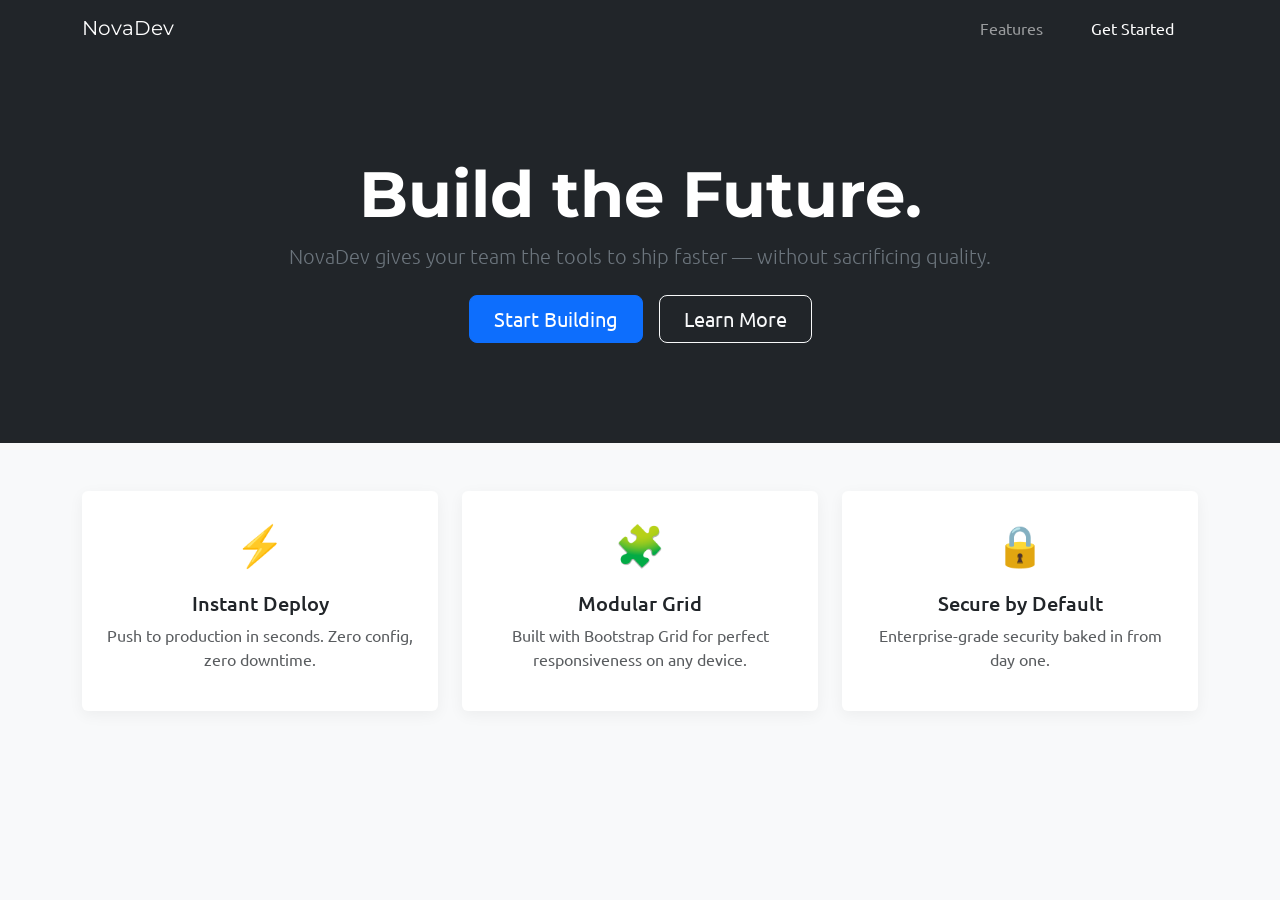
<file: modul-5/index.html>
<!DOCTYPE html>
<html lang="en">
<head>
    <meta charset="UTF-8">
    <meta name="viewport" content="width=device-width, initial-scale=1.0">
    <title>NovaDev — Build the Future</title>

    <link rel="stylesheet" href="css/bootstrap.min.css">

    <link href="https://fonts.googleapis.com/css2?family=Montserrat:wght@700&family=Ubuntu:wght@400&display=swap" rel="stylesheet">

    <style>
        body { font-family: 'Ubuntu', sans-serif; background-color: #f8f9fa; }
        h1, h2, .navbar-brand { font-family: 'Montserrat', sans-serif; }
        
        .hero { padding: 100px 0; background: #212529; color: white; }
        
        /* Hint Modul: CSS Transform */
        .feature-card { 
            transition: transform 0.3s; 
            border: none; 
            box-shadow: 0 4px 15px rgba(0,0,0,0.05);
        }
        .feature-card:hover { transform: scale(1.05); }
    </style>
</head>
<body>

    <nav class="navbar navbar-expand-lg navbar-dark bg-dark sticky-top">
        <div class="container">
            <a class="navbar-brand" href="#">Nova<span>Dev</span></a>
            <div class="collapse navbar-collapse" id="navbarNav">
                <ul class="navbar-nav ms-auto">
                    <li class="nav-item"><a class="nav-link" href="#features">Features</a></li>
                    <li class="nav-item"><a class="nav-link btn btn-primary text-white ms-lg-3 px-4" href="#">Get Started</a></li>
                </ul>
            </div>
        </div>
    </nav>

    <header class="hero text-center">
        <div class="container">
            <h1 class="display-3 fw-bold">Build the Future.</h1>
            <p class="lead mb-4 text-secondary">NovaDev gives your team the tools to ship faster — without sacrificing quality.</p>
            <div class="d-flex justify-content-center gap-3">
                <button class="btn btn-primary btn-lg px-4">Start Building</button>
                <button class="btn btn-outline-light btn-lg px-4">Learn More</button>
            </div>
        </div>
    </header>

    <section id="features" class="py-5">
        <div class="container">
            <div class="row g-4 text-center">
                <div class="col-md-4">
                    <div class="card feature-card h-100 p-4">
                        <div class="fs-1 mb-3">⚡</div>
                        <h5>Instant Deploy</h5>
                        <p class="text-muted">Push to production in seconds. Zero config, zero downtime.</p>
                    </div>
                </div>
                <div class="col-md-4">
                    <div class="card feature-card h-100 p-4">
                        <div class="fs-1 mb-3">🧩</div>
                        <h5>Modular Grid</h5>
                        <p class="text-muted">Built with Bootstrap Grid for perfect responsiveness on any device.</p>
                    </div>
                </div>
                <div class="col-md-4">
                    <div class="card feature-card h-100 p-4">
                        <div class="fs-1 mb-3">🔒</div>
                        <h5>Secure by Default</h5>
                        <p class="text-muted">Enterprise-grade security baked in from day one.</p>
                    </div>
                </div>
            </div>
        </div>
    </section>

    <script src="js/bootstrap.bundle.min.js"></script>
</body>
</html>
</file>
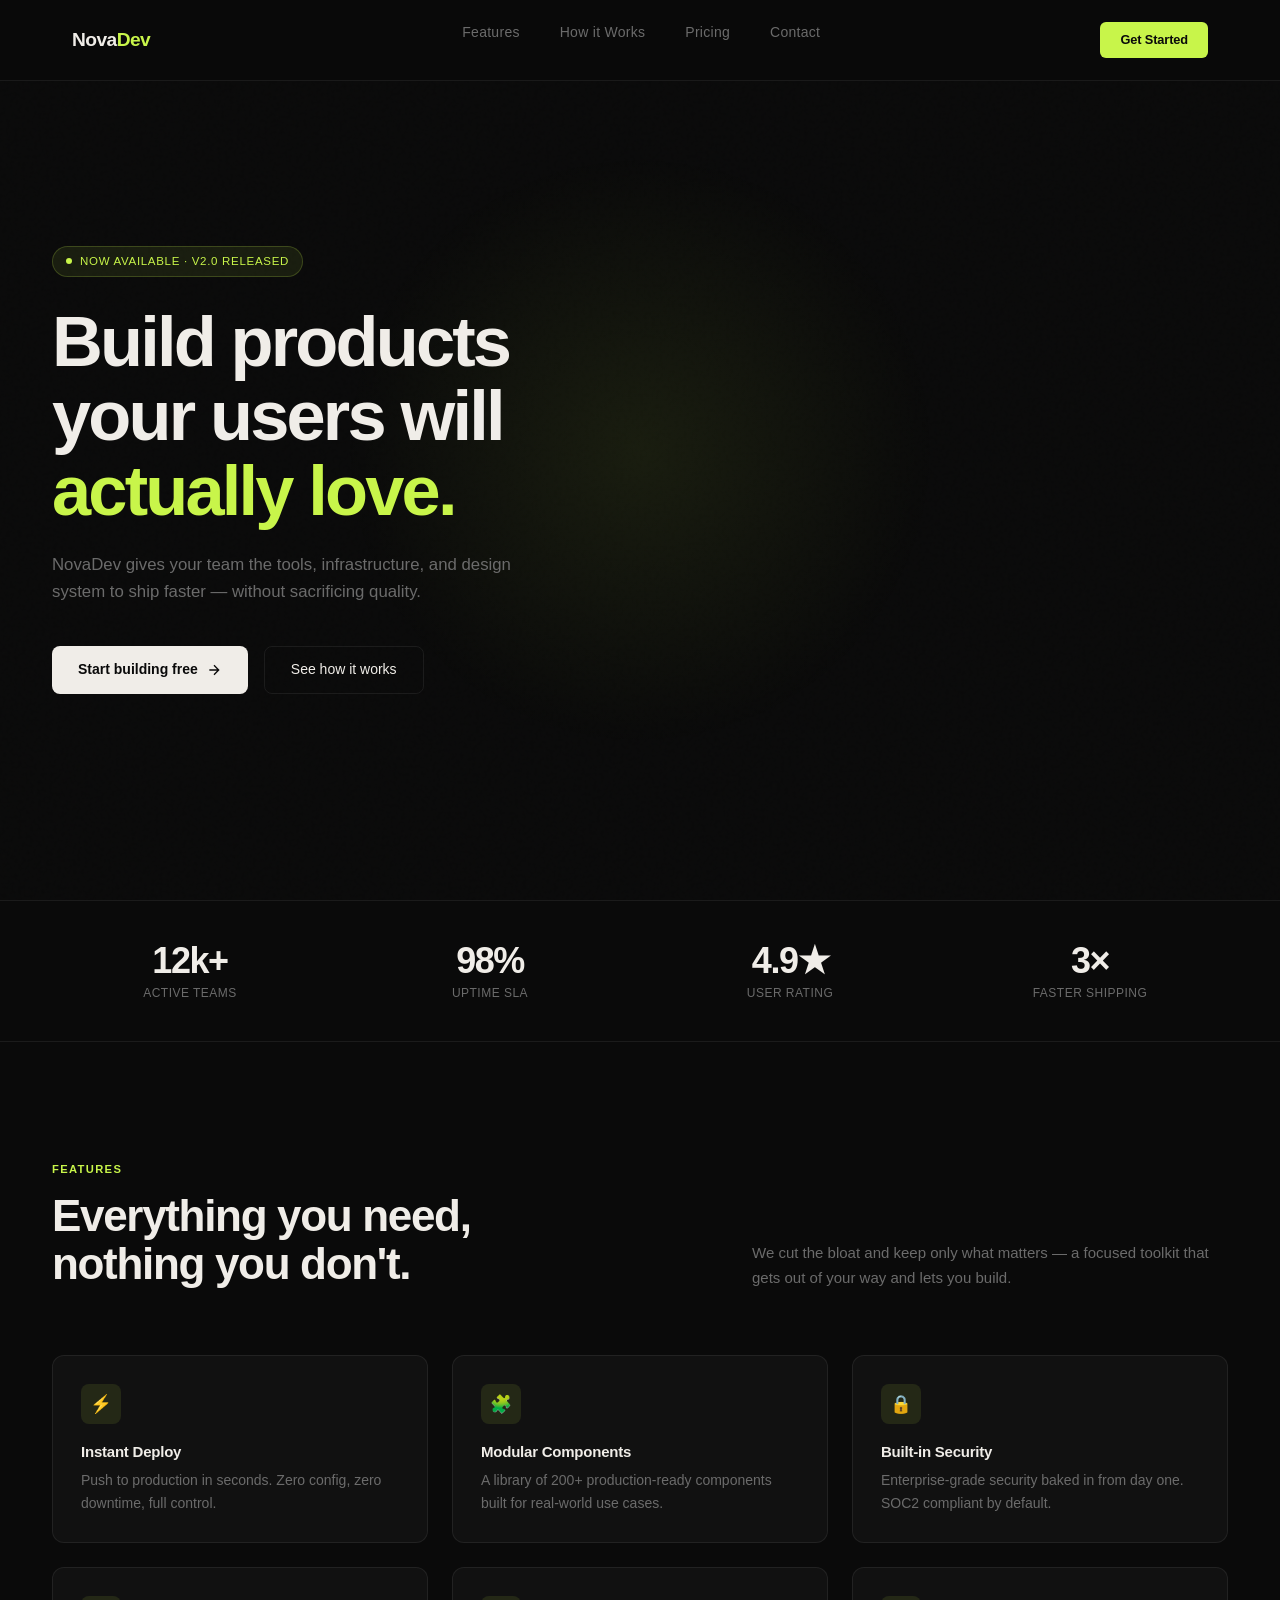
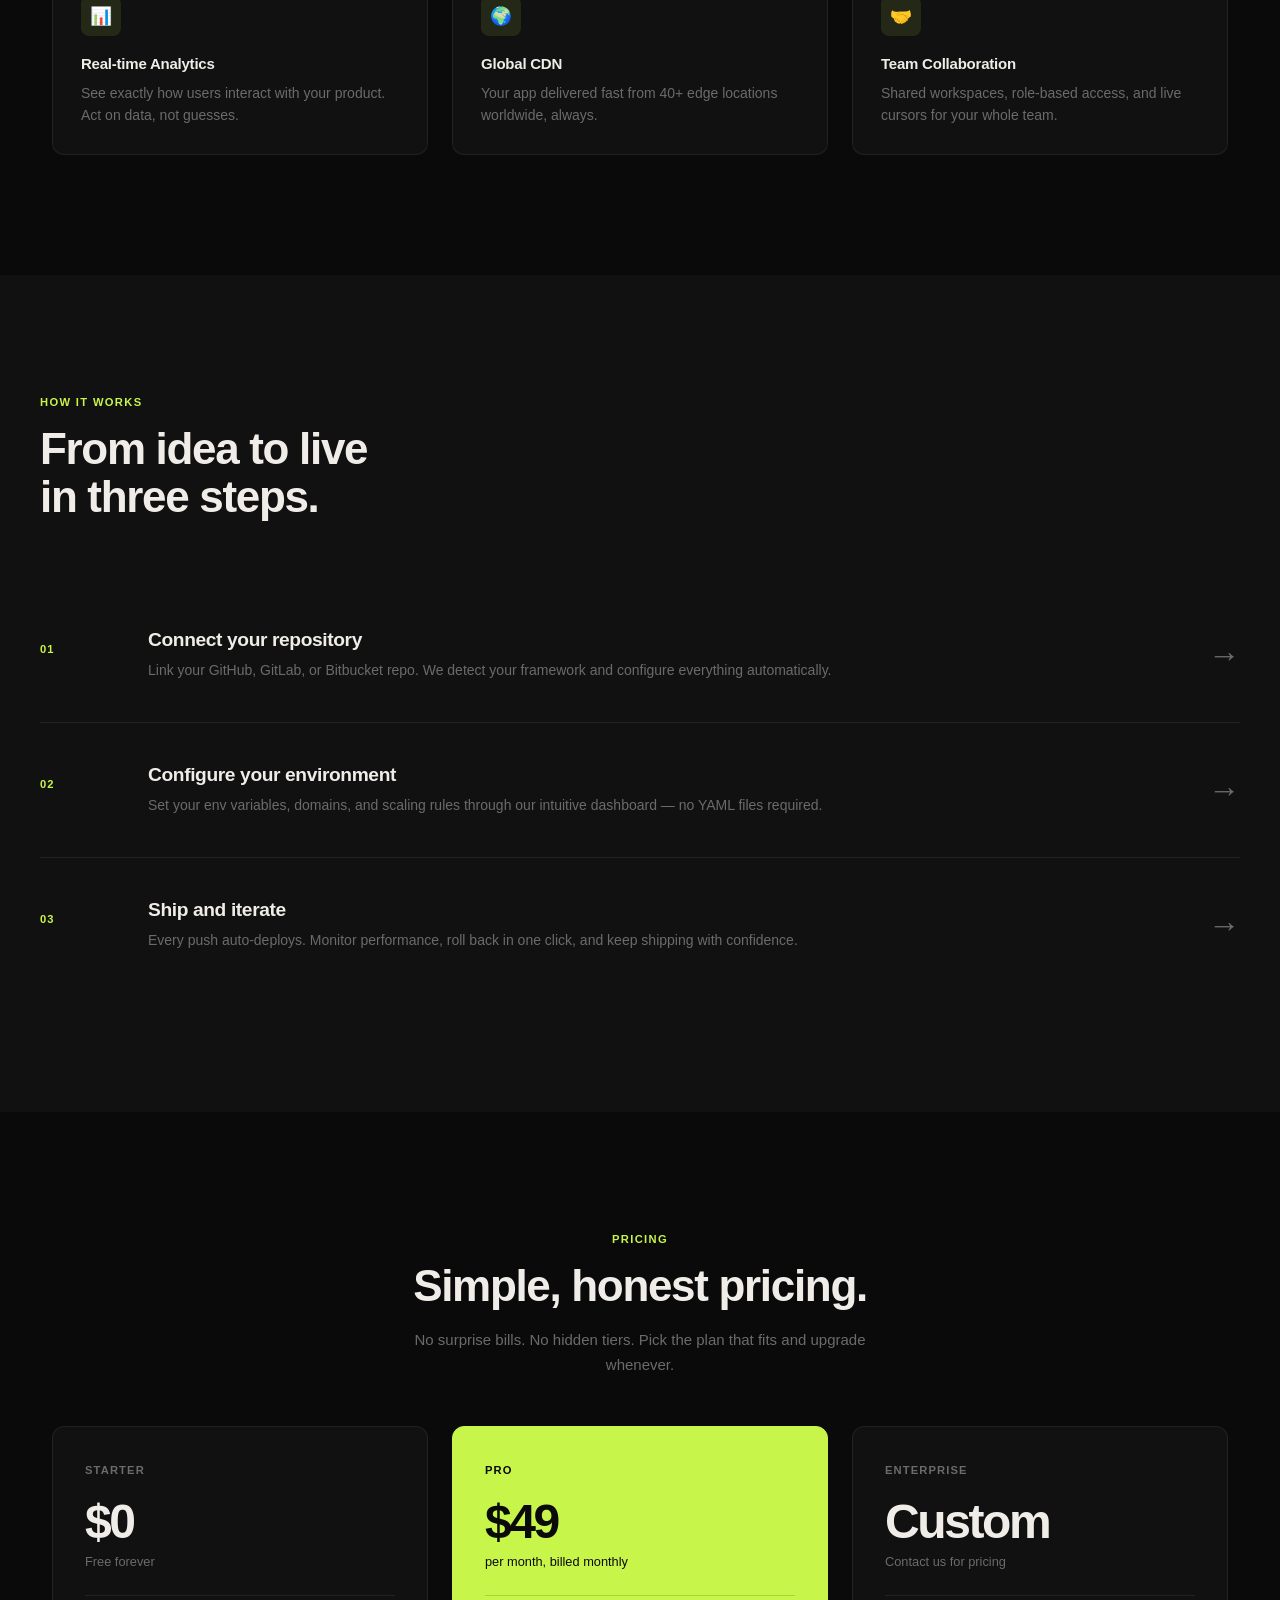
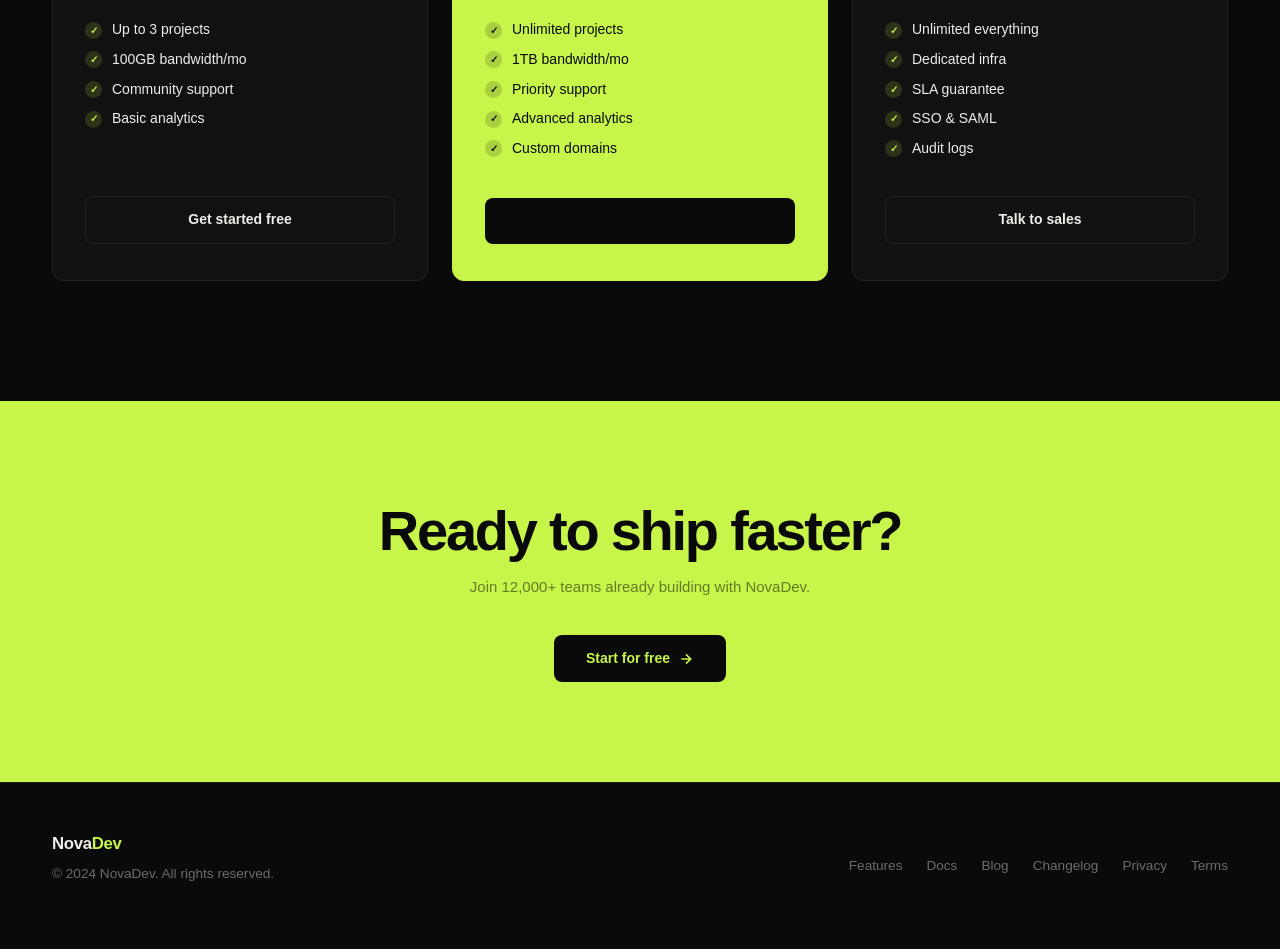
<file: Modul_5/index.html>
<!DOCTYPE html>
<html lang="en">
<head>
  <meta charset="UTF-8" />
  <meta name="viewport" content="width=device-width, initial-scale=1.0"/>
  <title>NovaDev — Build the Future</title>

  <!-- Bootstrap CSS -->
  <link href="https://cdn.jsdelivr.net/npm/bootstrap@5.3.3/dist/css/bootstrap.min.css" rel="stylesheet"/>

  <style>
    :root {
      --bg: #0a0a0a;
      --surface: #111111;
      --border: rgba(255,255,255,0.07);
      --text: #f0ede8;
      --muted: #6b6b6b;
      --accent: #c8f54a;
      --sf: -apple-system, "SF Pro Display", "SF Pro Text", BlinkMacSystemFont, "Helvetica Neue", Arial, sans-serif;
    }

    * { box-sizing: border-box; margin: 0; padding: 0; }

    html { scroll-behavior: smooth; }

    body {
      background-color: var(--bg);
      color: var(--text);
      font-family: var(--sf);
      font-weight: 400;
      font-size: 16px;
      line-height: 1.5;
      overflow-x: hidden;
      -webkit-font-smoothing: antialiased;
      -moz-osx-font-smoothing: grayscale;
    }

    h1, h2, h3, h4, h5 {
      font-family: var(--sf);
      line-height: 1.08;
      letter-spacing: -0.025em;
    }

    /* ─── NOISE OVERLAY ─── */
    body::before {
      content: '';
      position: fixed;
      inset: 0;
      background-image: url("data:image/svg+xml,%3Csvg viewBox='0 0 256 256' xmlns='http://www.w3.org/2000/svg'%3E%3Cfilter id='noise'%3E%3CfeTurbulence type='fractalNoise' baseFrequency='0.9' numOctaves='4' stitchTiles='stitch'/%3E%3C/filter%3E%3Crect width='100%25' height='100%25' filter='url(%23noise)' opacity='0.04'/%3E%3C/svg%3E");
      pointer-events: none;
      z-index: 0;
      opacity: 0.4;
    }

    /* ─── NAVBAR ─── */
    nav {
      position: fixed;
      top: 0; left: 0; right: 0;
      z-index: 100;
      padding: 20px 0;
      background: rgba(10,10,10,0.85);
      backdrop-filter: blur(12px);
      border-bottom: 1px solid var(--border);
    }

    .nav-inner {
      display: flex;
      align-items: center;
      justify-content: space-between;
      max-width: 1200px;
      margin: 0 auto;
      padding: 0 32px;
    }

    .logo {
      font-family: var(--sf);
      font-weight: 800;
      font-size: 1.2rem;
      color: var(--text);
      text-decoration: none;
      letter-spacing: -0.03em;
    }

    .logo span { color: var(--accent); }

    .nav-links {
      display: flex;
      gap: 40px;
      list-style: none;
    }

    .nav-links a {
      color: var(--muted);
      text-decoration: none;
      font-size: 0.875rem;
      letter-spacing: 0.02em;
      transition: color 0.2s;
    }

    .nav-links a:hover { color: var(--text); }

    .btn-nav {
      background: var(--accent);
      color: #0a0a0a;
      border: none;
      padding: 9px 20px;
      font-family: var(--sf);
      font-weight: 600;
      font-size: 0.8rem;
      letter-spacing: -0.01em;
      border-radius: 6px;
      cursor: pointer;
      text-decoration: none;
      transition: opacity 0.2s;
      line-height: 1.4;
    }

    .btn-nav:hover { opacity: 0.85; color: #0a0a0a; }

    /* ─── HERO ─── */
    #hero {
      min-height: 100vh;
      display: flex;
      align-items: center;
      padding: 120px 0 80px;
      position: relative;
      overflow: hidden;
    }

    .hero-glow {
      position: absolute;
      width: 600px; height: 600px;
      border-radius: 50%;
      background: radial-gradient(circle, rgba(200,245,74,0.08) 0%, transparent 70%);
      top: 50%; left: 50%;
      transform: translate(-50%, -50%);
      pointer-events: none;
    }

    .hero-tag {
      display: inline-flex;
      align-items: center;
      gap: 8px;
      background: rgba(200,245,74,0.08);
      border: 1px solid rgba(200,245,74,0.2);
      color: var(--accent);
      padding: 5px 13px;
      border-radius: 100px;
      font-size: 0.72rem;
      letter-spacing: 0.06em;
      text-transform: uppercase;
      font-weight: 500;
      margin-bottom: 28px;
      line-height: 1.6;
    }

    .hero-tag::before {
      content: '';
      width: 6px; height: 6px;
      background: var(--accent);
      border-radius: 50%;
      animation: pulse 2s infinite;
    }

    @keyframes pulse {
      0%,100% { opacity: 1; }
      50% { opacity: 0.3; }
    }

    .hero-title {
      font-size: clamp(2.6rem, 5.5vw, 5rem);
      font-weight: 700;
      line-height: 1.06;
      letter-spacing: -0.04em;
      margin-bottom: 24px;
    }

    .hero-title em {
      font-style: normal;
      color: var(--accent);
    }

    .hero-sub {
      font-size: 1.05rem;
      color: var(--muted);
      line-height: 1.6;
      max-width: 460px;
      margin-bottom: 40px;
      font-weight: 400;
    }

    .btn-primary-custom {
      display: inline-flex;
      align-items: center;
      gap: 8px;
      background: var(--text);
      color: var(--bg);
      padding: 13px 26px;
      border-radius: 8px;
      font-family: var(--sf);
      font-weight: 600;
      font-size: 0.875rem;
      line-height: 1.4;
      text-decoration: none;
      transition: all 0.2s;
      border: none;
    }

    .btn-primary-custom:hover {
      background: var(--accent);
      color: var(--bg);
      transform: translateY(-2px);
    }

    .btn-ghost {
      display: inline-flex;
      align-items: center;
      gap: 8px;
      background: transparent;
      color: var(--text);
      padding: 13px 26px;
      border-radius: 8px;
      font-family: var(--sf);
      font-weight: 500;
      font-size: 0.875rem;
      line-height: 1.4;
      text-decoration: none;
      border: 1px solid var(--border);
      transition: all 0.2s;
    }

    .btn-ghost:hover {
      border-color: rgba(255,255,255,0.2);
      color: var(--text);
    }

    /* ─── STATS BAR ─── */
    .stats-bar {
      border-top: 1px solid var(--border);
      border-bottom: 1px solid var(--border);
      padding: 40px 0;
    }

    .stat-item { text-align: center; }

    .stat-number {
      font-family: var(--sf);
      font-size: 2.25rem;
      font-weight: 700;
      color: var(--text);
      letter-spacing: -0.04em;
      display: block;
      line-height: 1.1;
    }

    .stat-label {
      font-size: 0.75rem;
      color: var(--muted);
      letter-spacing: 0.04em;
      text-transform: uppercase;
      margin-top: 4px;
      display: block;
      line-height: 1.4;
    }

    /* ─── SECTION BASE ─── */
    .section { padding: 120px 0; }
    .section-label {
      font-size: 0.7rem;
      letter-spacing: 0.12em;
      text-transform: uppercase;
      color: var(--accent);
      font-weight: 600;
      margin-bottom: 14px;
      line-height: 1.4;
    }

    .section-title {
      font-size: clamp(1.9rem, 3.5vw, 2.75rem);
      font-weight: 700;
      letter-spacing: -0.03em;
      line-height: 1.1;
      margin-bottom: 18px;
    }

    .section-desc {
      color: var(--muted);
      font-size: 0.9375rem;
      line-height: 1.65;
      max-width: 500px;
    }

    /* ─── FEATURES ─── */
    .feature-card {
      background: var(--surface);
      border: 1px solid var(--border);
      border-radius: 12px;
      padding: 28px;
      height: 100%;
      transition: border-color 0.3s, transform 0.3s;
      position: relative;
      overflow: hidden;
      display: flex;
      flex-direction: column;
    }

    .feature-card::before {
      content: '';
      position: absolute;
      top: 0; left: 0; right: 0;
      height: 1px;
      background: linear-gradient(90deg, transparent, var(--accent), transparent);
      opacity: 0;
      transition: opacity 0.3s;
    }

    .feature-card:hover {
      border-color: rgba(200,245,74,0.2);
      transform: translateY(-3px);
    }

    .feature-card:hover::before { opacity: 1; }

    .feature-icon {
      width: 40px; height: 40px;
      background: rgba(200,245,74,0.1);
      border-radius: 8px;
      display: flex;
      align-items: center;
      justify-content: center;
      margin-bottom: 18px;
      font-size: 1.1rem;
      flex-shrink: 0;
    }

    .feature-card h5 {
      font-size: 0.9375rem;
      font-weight: 600;
      margin-bottom: 8px;
      color: var(--text);
      line-height: 1.3;
      letter-spacing: -0.015em;
    }

    .feature-card p {
      font-size: 0.875rem;
      color: var(--muted);
      line-height: 1.6;
      margin: 0;
    }

    /* ─── HOW IT WORKS ─── */
    #how { background: var(--surface); }

    .step-number {
      font-family: var(--sf);
      font-size: 0.7rem;
      color: var(--accent);
      letter-spacing: 0.1em;
      font-weight: 600;
      margin-bottom: 10px;
      line-height: 1.4;
    }

    .step-row {
      border-bottom: 1px solid var(--border);
      padding: 40px 0;
      display: flex;
      align-items: center;
      gap: 48px;
      transition: background 0.2s;
    }

    .step-row:last-child { border-bottom: none; }
    .step-row:hover { background: rgba(200,245,74,0.02); }

    .step-title {
      font-family: var(--sf);
      font-size: 1.2rem;
      font-weight: 600;
      color: var(--text);
      margin-bottom: 6px;
      line-height: 1.3;
      letter-spacing: -0.02em;
    }

    .step-desc {
      font-size: 0.875rem;
      color: var(--muted);
      line-height: 1.65;
      margin: 0;
    }

    /* ─── PRICING ─── */
    .price-card {
      background: var(--surface);
      border: 1px solid var(--border);
      border-radius: 12px;
      padding: 36px 32px;
      height: 100%;
      display: flex;
      flex-direction: column;
    }

    .price-card.featured {
      background: var(--accent);
      border-color: var(--accent);
    }

    .price-card.featured * { color: #0a0a0a !important; }

    .price-name {
      font-size: 0.7rem;
      letter-spacing: 0.1em;
      text-transform: uppercase;
      color: var(--muted);
      font-weight: 600;
      margin-bottom: 20px;
      line-height: 1.4;
    }

    .price-amount {
      font-family: var(--sf);
      font-size: 3rem;
      font-weight: 700;
      letter-spacing: -0.05em;
      line-height: 1;
      margin-bottom: 6px;
    }

    .price-period {
      font-size: 0.8rem;
      color: var(--muted);
      margin-bottom: 0;
      line-height: 1.5;
    }

    .price-divider {
      height: 1px;
      background: var(--border);
      margin: 24px 0;
    }

    .price-card.featured .price-divider { background: rgba(0,0,0,0.15); }

    .price-features { flex: 1; }

    .price-feature {
      display: flex;
      align-items: center;
      gap: 10px;
      font-size: 0.875rem;
      color: var(--text);
      margin-bottom: 10px;
      line-height: 1.4;
    }

    .price-feature::before {
      content: '✓';
      width: 17px; height: 17px;
      background: rgba(200,245,74,0.15);
      color: var(--accent);
      border-radius: 50%;
      display: inline-flex;
      align-items: center;
      justify-content: center;
      font-size: 0.6rem;
      font-weight: 700;
      flex-shrink: 0;
    }

    .price-card.featured .price-feature::before {
      background: rgba(0,0,0,0.15);
      color: #0a0a0a;
    }

    .btn-price {
      display: block;
      width: 100%;
      text-align: center;
      padding: 13px;
      border-radius: 8px;
      font-family: var(--sf);
      font-weight: 600;
      font-size: 0.875rem;
      line-height: 1.4;
      text-decoration: none;
      margin-top: 28px;
      transition: all 0.2s;
    }

    .btn-price-outline {
      border: 1px solid var(--border);
      color: var(--text);
    }

    .btn-price-outline:hover {
      border-color: rgba(255,255,255,0.25);
      color: var(--text);
    }

    .btn-price-dark {
      background: #0a0a0a;
      color: var(--accent) !important;
      border: none;
    }

    .btn-price-dark:hover { opacity: 0.85; }

    /* ─── CTA ─── */
    #cta {
      background: var(--accent);
      padding: 100px 0;
      text-align: center;
    }

    #cta h2 {
      font-size: clamp(2.2rem, 4.5vw, 3.5rem);
      font-weight: 700;
      color: #0a0a0a;
      letter-spacing: -0.04em;
      line-height: 1.08;
      margin-bottom: 14px;
    }

    #cta p {
      color: rgba(0,0,0,0.5);
      font-size: 0.9375rem;
      line-height: 1.55;
      margin-bottom: 36px;
    }

    .btn-cta-dark {
      display: inline-flex;
      align-items: center;
      gap: 8px;
      background: #0a0a0a;
      color: var(--accent);
      padding: 14px 32px;
      border-radius: 8px;
      font-family: var(--sf);
      font-weight: 600;
      font-size: 0.875rem;
      line-height: 1.4;
      text-decoration: none;
      transition: opacity 0.2s;
    }

    .btn-cta-dark:hover { opacity: 0.82; color: var(--accent); }

    /* ─── FOOTER ─── */
    footer {
      border-top: 1px solid var(--border);
      padding: 48px 0;
    }

    .footer-logo {
      font-family: var(--sf);
      font-weight: 700;
      font-size: 1.05rem;
      color: var(--text);
      margin-bottom: 8px;
      letter-spacing: -0.02em;
    }

    .footer-logo span { color: var(--accent); }
    footer p { font-size: 0.85rem; color: var(--muted); }
    .footer-links a {
      color: var(--muted);
      text-decoration: none;
      font-size: 0.85rem;
      transition: color 0.2s;
    }
    .footer-links a:hover { color: var(--text); }

    /* ─── ANIMATIONS ─── */
    .fade-up {
      opacity: 0;
      transform: translateY(30px);
      animation: fadeUp 0.7s ease forwards;
    }

    @keyframes fadeUp {
      to { opacity: 1; transform: translateY(0); }
    }

    .delay-1 { animation-delay: 0.1s; }
    .delay-2 { animation-delay: 0.2s; }
    .delay-3 { animation-delay: 0.35s; }
    .delay-4 { animation-delay: 0.5s; }

    /* ─── RESPONSIVE ─── */
    @media (max-width: 768px) {
      .nav-links { display: none; }
      .step-row { flex-direction: column; gap: 16px; }
    }
  </style>
</head>
<body>

  <!-- NAVBAR -->
  <nav>
    <div class="nav-inner">
      <a class="logo" href="#">Nova<span>Dev</span></a>
      <ul class="nav-links">
        <li><a href="#features">Features</a></li>
        <li><a href="#how">How it Works</a></li>
        <li><a href="#pricing">Pricing</a></li>
        <li><a href="#contact">Contact</a></li>
      </ul>
      <a href="#pricing" class="btn-nav">Get Started</a>
    </div>
  </nav>

  <!-- HERO -->
  <section id="hero">
    <div class="hero-glow"></div>
    <div class="container" style="max-width:1200px; position:relative; z-index:1;">
      <div class="row align-items-center">
        <div class="col-lg-8">
          <div class="hero-tag fade-up">Now available · v2.0 Released</div>
          <h1 class="hero-title fade-up delay-1">
            Build products<br>your users will<br><em>actually love.</em>
          </h1>
          <p class="hero-sub fade-up delay-2">
            NovaDev gives your team the tools, infrastructure,
            and design system to ship faster — without sacrificing quality.
          </p>
          <div class="d-flex gap-3 flex-wrap fade-up delay-3">
            <a href="#pricing" class="btn-primary-custom">
              Start building free
              <svg width="16" height="16" viewBox="0 0 24 24" fill="none" stroke="currentColor" stroke-width="2"><path d="M5 12h14M12 5l7 7-7 7"/></svg>
            </a>
            <a href="#how" class="btn-ghost">See how it works</a>
          </div>
        </div>
      </div>
    </div>
  </section>

  <!-- STATS BAR -->
  <div class="stats-bar">
    <div class="container" style="max-width:1200px;">
      <div class="row g-4">
        <div class="col-6 col-md-3">
          <div class="stat-item">
            <span class="stat-number">12k+</span>
            <span class="stat-label">Active Teams</span>
          </div>
        </div>
        <div class="col-6 col-md-3">
          <div class="stat-item">
            <span class="stat-number">98%</span>
            <span class="stat-label">Uptime SLA</span>
          </div>
        </div>
        <div class="col-6 col-md-3">
          <div class="stat-item">
            <span class="stat-number">4.9★</span>
            <span class="stat-label">User Rating</span>
          </div>
        </div>
        <div class="col-6 col-md-3">
          <div class="stat-item">
            <span class="stat-number">3×</span>
            <span class="stat-label">Faster Shipping</span>
          </div>
        </div>
      </div>
    </div>
  </div>

  <!-- FEATURES -->
  <section id="features" class="section">
    <div class="container" style="max-width:1200px;">
      <div class="row mb-5">
        <div class="col-lg-6">
          <p class="section-label">Features</p>
          <h2 class="section-title">Everything you need,<br>nothing you don't.</h2>
        </div>
        <div class="col-lg-5 offset-lg-1 d-flex align-items-end">
          <p class="section-desc">
            We cut the bloat and keep only what matters — a focused toolkit
            that gets out of your way and lets you build.
          </p>
        </div>
      </div>
      <div class="row g-4">
        <div class="col-md-4">
          <div class="feature-card">
            <div class="feature-icon">⚡</div>
            <h5>Instant Deploy</h5>
            <p>Push to production in seconds. Zero config, zero downtime, full control.</p>
          </div>
        </div>
        <div class="col-md-4">
          <div class="feature-card">
            <div class="feature-icon">🧩</div>
            <h5>Modular Components</h5>
            <p>A library of 200+ production-ready components built for real-world use cases.</p>
          </div>
        </div>
        <div class="col-md-4">
          <div class="feature-card">
            <div class="feature-icon">🔒</div>
            <h5>Built-in Security</h5>
            <p>Enterprise-grade security baked in from day one. SOC2 compliant by default.</p>
          </div>
        </div>
        <div class="col-md-4">
          <div class="feature-card">
            <div class="feature-icon">📊</div>
            <h5>Real-time Analytics</h5>
            <p>See exactly how users interact with your product. Act on data, not guesses.</p>
          </div>
        </div>
        <div class="col-md-4">
          <div class="feature-card">
            <div class="feature-icon">🌍</div>
            <h5>Global CDN</h5>
            <p>Your app delivered fast from 40+ edge locations worldwide, always.</p>
          </div>
        </div>
        <div class="col-md-4">
          <div class="feature-card">
            <div class="feature-icon">🤝</div>
            <h5>Team Collaboration</h5>
            <p>Shared workspaces, role-based access, and live cursors for your whole team.</p>
          </div>
        </div>
      </div>
    </div>
  </section>

  <!-- HOW IT WORKS -->
  <section id="how">
    <div class="container section" style="max-width:1200px;">
      <div class="row mb-5">
        <div class="col-lg-6">
          <p class="section-label">How it Works</p>
          <h2 class="section-title">From idea to live<br>in three steps.</h2>
        </div>
      </div>
      <div>
        <div class="step-row">
          <div style="min-width:60px;">
            <p class="step-number">01</p>
          </div>
          <div style="flex:1;">
            <p class="step-title">Connect your repository</p>
            <p class="step-desc">Link your GitHub, GitLab, or Bitbucket repo. We detect your framework and configure everything automatically.</p>
          </div>
          <div class="d-none d-md-block" style="color: var(--muted); font-size: 2rem;">→</div>
        </div>
        <div class="step-row">
          <div style="min-width:60px;">
            <p class="step-number">02</p>
          </div>
          <div style="flex:1;">
            <p class="step-title">Configure your environment</p>
            <p class="step-desc">Set your env variables, domains, and scaling rules through our intuitive dashboard — no YAML files required.</p>
          </div>
          <div class="d-none d-md-block" style="color: var(--muted); font-size: 2rem;">→</div>
        </div>
        <div class="step-row">
          <div style="min-width:60px;">
            <p class="step-number">03</p>
          </div>
          <div style="flex:1;">
            <p class="step-title">Ship and iterate</p>
            <p class="step-desc">Every push auto-deploys. Monitor performance, roll back in one click, and keep shipping with confidence.</p>
          </div>
          <div class="d-none d-md-block" style="color: var(--muted); font-size: 2rem;">→</div>
        </div>
      </div>
    </div>
  </section>

  <!-- PRICING -->
  <section id="pricing" class="section">
    <div class="container" style="max-width:1200px;">
      <div class="text-center mb-5">
        <p class="section-label">Pricing</p>
        <h2 class="section-title">Simple, honest pricing.</h2>
        <p class="section-desc mx-auto text-center">No surprise bills. No hidden tiers. Pick the plan that fits and upgrade whenever.</p>
      </div>
      <div class="row g-4 justify-content-center">
        <!-- Starter -->
        <div class="col-md-4">
          <div class="price-card">
            <p class="price-name">Starter</p>
            <p class="price-amount">$0</p>
            <p class="price-period">Free forever</p>
            <div class="price-divider"></div>
            <div class="price-features">
              <p class="price-feature">Up to 3 projects</p>
              <p class="price-feature">100GB bandwidth/mo</p>
              <p class="price-feature">Community support</p>
              <p class="price-feature">Basic analytics</p>
            </div>
            <a href="#" class="btn-price btn-price-outline">Get started free</a>
          </div>
        </div>
        <!-- Pro (featured) -->
        <div class="col-md-4">
          <div class="price-card featured">
            <p class="price-name">Pro</p>
            <p class="price-amount">$49</p>
            <p class="price-period">per month, billed monthly</p>
            <div class="price-divider"></div>
            <div class="price-features">
              <p class="price-feature">Unlimited projects</p>
              <p class="price-feature">1TB bandwidth/mo</p>
              <p class="price-feature">Priority support</p>
              <p class="price-feature">Advanced analytics</p>
              <p class="price-feature">Custom domains</p>
            </div>
            <a href="#" class="btn-price btn-price-dark">Start Pro trial</a>
          </div>
        </div>
        <!-- Enterprise -->
        <div class="col-md-4">
          <div class="price-card">
            <p class="price-name">Enterprise</p>
            <p class="price-amount">Custom</p>
            <p class="price-period">Contact us for pricing</p>
            <div class="price-divider"></div>
            <p class="price-feature">Unlimited everything</p>
            <p class="price-feature">Dedicated infra</p>
            <p class="price-feature">SLA guarantee</p>
            <p class="price-feature">SSO & SAML</p>
            <p class="price-feature">Audit logs</p>
            <a href="#" class="btn-price btn-price-outline">Talk to sales</a>
          </div>
        </div>
      </div>
    </div>
  </section>

  <!-- CTA -->
  <section id="cta">
    <div class="container" style="max-width:1200px;">
      <h2>Ready to ship faster?</h2>
      <p>Join 12,000+ teams already building with NovaDev.</p>
      <a href="#" class="btn-cta-dark">
        Start for free
        <svg width="16" height="16" viewBox="0 0 24 24" fill="none" stroke="currentColor" stroke-width="2.5"><path d="M5 12h14M12 5l7 7-7 7"/></svg>
      </a>
    </div>
  </section>

  <!-- FOOTER -->
  <footer id="contact">
    <div class="container" style="max-width:1200px;">
      <div class="row align-items-center">
        <div class="col-md-4">
          <div class="footer-logo">Nova<span>Dev</span></div>
          <p>© 2024 NovaDev. All rights reserved.</p>
        </div>
        <div class="col-md-8">
          <div class="footer-links d-flex gap-4 justify-content-md-end flex-wrap mt-3 mt-md-0">
            <a href="#">Features</a>
            <a href="#">Docs</a>
            <a href="#">Blog</a>
            <a href="#">Changelog</a>
            <a href="#">Privacy</a>
            <a href="#">Terms</a>
          </div>
        </div>
      </div>
    </div>
  </footer>

  <!-- Bootstrap JS -->
  <script src="https://cdn.jsdelivr.net/npm/bootstrap@5.3.3/dist/js/bootstrap.bundle.min.js"></script>

</body>
</html>
</file>
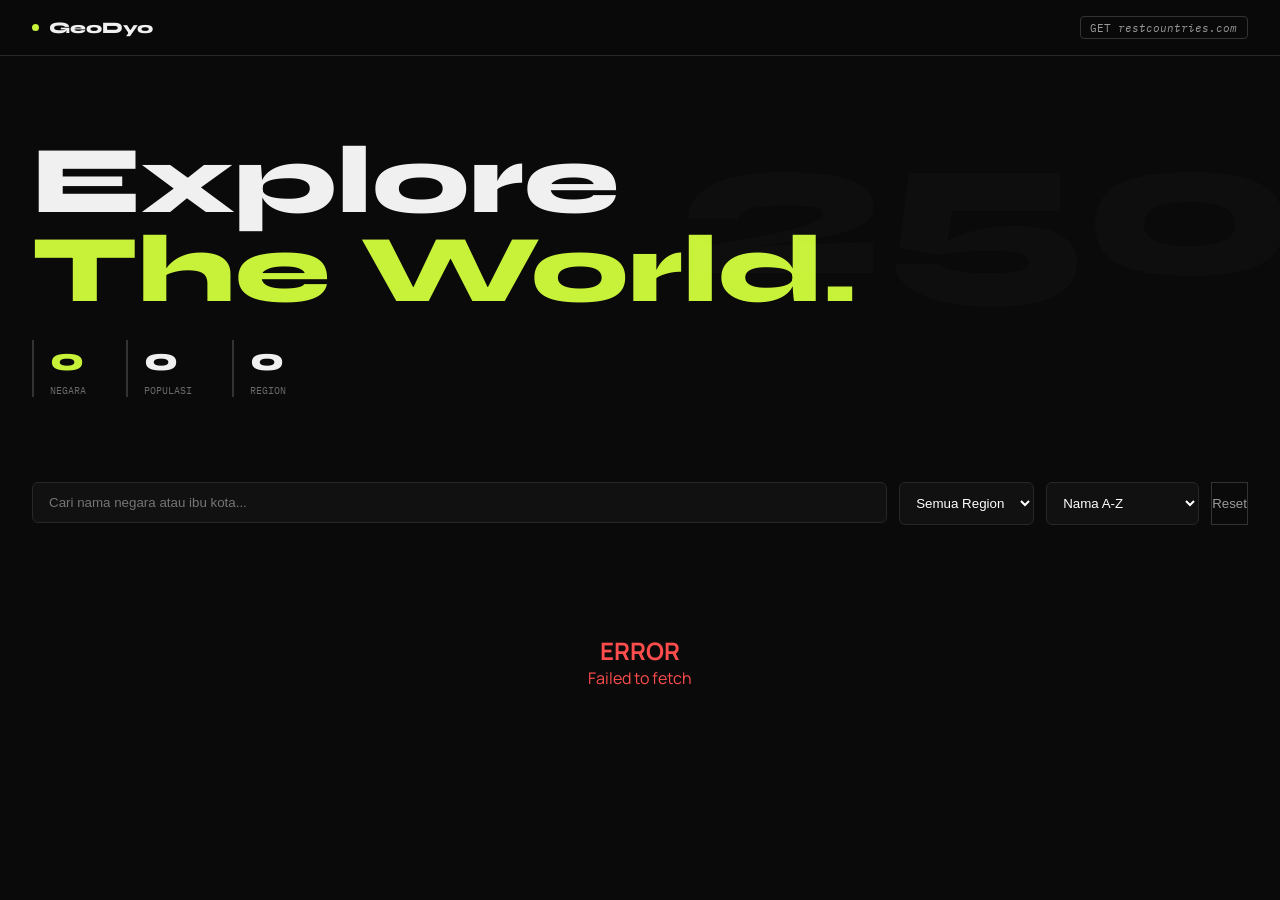
<file: GeoDyo.html>
<!DOCTYPE html>
<html lang="id">
<head>
  <meta charset="UTF-8" />
  <meta name="viewport" content="width=device-width, initial-scale=1.0"/>
  <title>GeoDyo — World Countries Explorer</title>
  <link rel="preconnect" href="https://fonts.googleapis.com"/>
  <link href="https://fonts.googleapis.com/css2?family=Syne:wght@400;600;700;800&family=IBM+Plex+Mono:wght@400;500&family=Manrope:wght@300;400;500;600&display=swap" rel="stylesheet"/>

  <style>
    *, *::before, *::after { box-sizing: border-box; margin: 0; padding: 0; }

    :root {
      --black:    #0a0a0a;
      --surface:  #111111;
      --card:     #161616;
      --border:   #272727;
      --border2:  #333333;
      --lime:     #c8f23a;
      --lime-dim: rgba(200,242,58,0.12);
      --red:      #ff4d4d;
      --text:     #f0f0f0;
      --muted:    #6a6a6a;
      --muted2:   #999999;
      --radius:   6px;
      --radius-lg:12px;
    }

    body {
      font-family: 'Manrope', sans-serif;
      background: var(--black);
      color: var(--text);
      min-height: 100vh;
      overflow-x: hidden;
    }

    /* NAVBAR */
    .navbar {
      position: sticky;
      top: 0; z-index: 100;
      background: rgba(10,10,10,0.88);
      backdrop-filter: blur(18px);
      border-bottom: 1px solid var(--border);
      padding: 0 2rem; height: 56px;
      display: flex; align-items: center; justify-content: space-between;
    }
    .nav-logo { font-family: 'Syne', sans-serif; font-weight: 800; display: flex; align-items: center; gap: 0.6rem; }
    .nav-dot { width: 7px; height: 7px; background: var(--lime); border-radius: 50%; animation: blink 2s infinite; }
    @keyframes blink { 0%,100% { opacity:1; } 50% { opacity:0.3; } }
    .nav-badge { font-family: 'IBM Plex Mono', monospace; font-size: 0.66rem; border: 1px solid var(--border2); padding: 0.2rem 0.6rem; border-radius: 4px; color: var(--muted2); }

    /* HERO */
    .hero { padding: 5rem 2rem 3.5rem; max-width: 1280px; margin: 0 auto; position: relative; }
    .hero-ghost { position: absolute; right: -1rem; top: 2rem; font-family: 'Syne', sans-serif; font-weight: 800; font-size: clamp(90px, 16vw, 200px); color: rgba(255,255,255,0.02); pointer-events: none; }
    .hero h1 { font-family: 'Syne', sans-serif; font-weight: 800; font-size: clamp(3rem, 8vw, 6rem); line-height: 0.93; margin-bottom: 1.6rem; }
    .hero h1 .accent { color: var(--lime); }
    .hero-stats { display: flex; flex-wrap: wrap; gap: 2.5rem; }
    .hstat { border-left: 2px solid var(--border2); padding-left: 1rem; }
    .hstat-num { font-family: 'Syne', sans-serif; font-weight: 800; font-size: 2rem; }
    .hstat-num.lime { color: var(--lime); }
    .hstat-lbl { font-family: 'IBM Plex Mono', monospace; font-size: 0.65rem; color: var(--muted); margin-top: 0.25rem; }

    /* CONTROLS */
    .controls { max-width: 1280px; margin: 0 auto; padding: 1.8rem 2rem; display: flex; flex-wrap: wrap; gap: 0.75rem; }
    .search-wrap { position: relative; flex: 1; min-width: 250px; }
    .search-wrap input { width: 100%; background: var(--surface); border: 1px solid var(--border); color: #fff; padding: 0.75rem 1rem; border-radius: var(--radius); outline: none; }
    .search-wrap input:focus { border-color: var(--lime); }
    select.ctrl { background: var(--surface); border: 1px solid var(--border); color: #fff; padding: 0.75rem; border-radius: var(--radius); cursor: pointer; }

    /* GRID & CARD */
    #grid { 
        max-width: 1280px; margin: 0 auto; padding: 0 2rem 6rem; 
        display: none; grid-template-columns: repeat(auto-fill, minmax(280px, 1fr)); 
        gap: 1px; background: var(--border); border: 1px solid var(--border); 
        border-radius: var(--radius-lg); overflow: hidden; 
    }
    .ccard { background: var(--card); cursor: pointer; transition: 0.2s; display: flex; flex-direction: column; animation: cardIn 0.4s ease both; }
    @keyframes cardIn { from { opacity: 0; transform: translateY(10px); } to { opacity: 1; transform: translateY(0); } }
    .ccard:hover { background: var(--surface); }
    .ccard-flag { width: 100%; height: 160px; object-fit: cover; }
    .ccard-body { padding: 1.2rem; flex: 1; }
    .ccard-name { font-family: 'Syne', sans-serif; font-weight: 700; font-size: 1rem; margin-bottom: 0.5rem; }
    .ccard-region { font-size: 0.65rem; color: var(--lime); background: var(--lime-dim); padding: 2px 6px; border-radius: 4px; text-transform: uppercase; }

    /* MODAL */
    #m-overlay { position: fixed; inset: 0; background: rgba(0,0,0,0.8); backdrop-filter: blur(8px); display: none; align-items: center; justify-content: center; z-index: 200; padding: 1rem; }
    #m-overlay.open { display: flex; }
    #m-box { background: var(--card); border: 1px solid var(--border2); width: 100%; max-width: 600px; max-height: 90vh; overflow-y: auto; border-radius: var(--radius-lg); position: relative; }
    .m-close-btn { position: absolute; top: 1rem; right: 1rem; background: var(--surface); border: none; color: #fff; cursor: pointer; padding: 0.5rem; border-radius: 50%; }

    /* LOADER & ERROR */
    #loader { padding: 5rem; text-align: center; }
    .spin { width: 40px; height: 40px; border: 3px solid var(--border2); border-top-color: var(--lime); border-radius: 50%; animation: spin 0.8s linear infinite; margin: 0 auto 1rem; }
    @keyframes spin { to { transform: rotate(360deg); } }
    #err-state { display: none; text-align: center; padding: 5rem; color: var(--red); }
    
    .results-row { max-width: 1280px; margin: 0 auto; padding: 0 2rem 1rem; display: none; font-family: 'IBM Plex Mono', monospace; font-size: 0.75rem; color: var(--muted); }
    .hl { color: var(--lime); }

    .chip-row { display: flex; flex-wrap: wrap; gap: 0.5rem; margin-top: 0.5rem; }
    .chip { background: var(--surface); border: 1px solid var(--border2); padding: 4px 10px; border-radius: 4px; font-size: 0.75rem; }
    .chip-lime { border-color: var(--lime); color: var(--lime); cursor: pointer; }
    .chip-lime:hover { background: var(--lime); color: #000; }

    .m-body { padding: 1.5rem; }
    .m-grid { display: grid; grid-template-columns: 1fr 1fr; gap: 1rem; margin: 1rem 0; }
    .mfl { font-size: 0.65rem; color: var(--muted); text-transform: uppercase; }
    .mfv { font-size: 0.9rem; font-weight: 600; }
  </style>
</head>
<body>

<nav class="navbar">
  <div class="nav-logo"><span class="nav-dot"></span> GeoDyo</div>
  <div class="nav-badge">GET <em>restcountries.com</em></div>
</nav>

<section class="hero">
  <div class="hero-ghost" id="heroGhost">250</div>
  <h1>Explore<br><span class="accent">The World.</span></h1>
  <div class="hero-stats">
    <div class="hstat"><div class="hstat-num lime" id="sTotal">0</div><div class="hstat-lbl">NEGARA</div></div>
    <div class="hstat"><div class="hstat-num" id="sPop">0</div><div class="hstat-lbl">POPULASI</div></div>
    <div class="hstat"><div class="hstat-num" id="sRegions">0</div><div class="hstat-lbl">REGION</div></div>
  </div>
</section>

<div class="controls">
  <div class="search-wrap"><input type="text" id="searchInput" placeholder="Cari nama negara atau ibu kota..."/></div>
  <select class="ctrl" id="regionSel">
    <option value="">Semua Region</option>
    <option value="Africa">Africa</option>
    <option value="Americas">Americas</option>
    <option value="Asia">Asia</option>
    <option value="Europe">Europe</option>
    <option value="Oceania">Oceania</option>
  </select>
  <select class="ctrl" id="sortSel">
    <option value="name">Nama A-Z</option>
    <option value="pop-desc">Populasi Terbesar</option>
    <option value="area-desc">Wilayah Terluas</option>
  </select>
  <button class="ctrl" onclick="location.reload()" style="background:none; border: 1px solid var(--border2); color: var(--muted2)">Reset</button>
</div>

<div class="results-row" id="resultsRow">
  Showing <span class="hl" id="rCount">0</span> of <span class="hl" id="rTotal">0</span> countries
</div>

<div id="loader"><div class="spin"></div><p>LOADING DATA...</p></div>
<div id="err-state"><h2>ERROR</h2><p id="errMsg"></p></div>
<div id="grid"></div>

<div id="m-overlay">
  <div id="m-box">
    <button class="m-close-btn" id="m-close">✕</button>
    <img id="m-flag" style="width:100%; height:250px; object-fit:cover;" />
    <div class="m-body">
      <h2 id="m-name" style="font-family:'Syne'; font-size:2rem;"></h2>
      <p id="m-native" style="color:var(--muted); margin-bottom:1rem;"></p>
      <div class="m-grid">
        <div class="m-field"><div class="mfl">Capital</div><div class="mfv" id="m-cap"></div></div>
        <div class="m-field"><div class="mfl">Region</div><div class="mfv" id="m-reg"></div></div>
        <div class="m-field"><div class="mfl">Population</div><div class="mfv lime" id="m-pop"></div></div>
        <div class="m-field"><div class="mfl">Area</div><div class="mfv lime" id="m-area"></div></div>
      </div>
      <div class="mfl">Languages</div><div class="chip-row" id="m-langs"></div>
      <div id="m-bord-sec" style="margin-top:1rem;">
        <div class="mfl">Borders</div><div class="chip-row" id="m-bords"></div>
      </div>
    </div>
  </div>
</div>

<script>
'use strict';

class CountryAPI {
  static async fetchAll() {
    const res = await fetch('https://restcountries.com/v3.1/all?fields=name,flags,capital,region,subregion,population,area,cca3,languages,borders');
    if (!res.ok) throw new Error('Gagal mengambil data dari server.');
    return await res.json();
  }
}

class CountryFormatter {
  static num(n) { return n?.toLocaleString('id-ID') || '0'; }
  static abbr(n) {
    if (n >= 1e9) return (n/1e9).toFixed(1) + 'B';
    if (n >= 1e6) return (n/1e6).toFixed(1) + 'M';
    return this.num(n);
  }
}

class CountryCard {
  constructor(country, onClick) {
    this.country = country;
    this.onClick = onClick;
  }
  build(index) {
    const el = document.createElement('div');
    el.className = 'ccard';
    el.style.animationDelay = `${Math.min(index * 0.02, 1)}s`;
    el.innerHTML = `
      <img class="ccard-flag" src="${this.country.flags.svg}" alt="Flag" loading="lazy">
      <div class="ccard-body">
        <div class="ccard-name">${this.country.name.common}</div>
        <span class="ccard-region">${this.country.region}</span>
      </div>
    `;
    el.onclick = () => this.onClick(this.country);
    return el;
  }
}

class FilterManager {
  constructor() { this.query = ''; this.region = ''; this.sort = 'name'; }
  apply(list) {
    let res = list.filter(c => 
      c.name.common.toLowerCase().includes(this.query) &&
      (this.region === '' || c.region === this.region)
    );
    if (this.sort === 'pop-desc') res.sort((a,b) => b.population - a.population);
    else if (this.sort === 'area-desc') res.sort((a,b) => b.area - a.area);
    else res.sort((a,b) => a.name.common.localeCompare(b.name.common));
    return res;
  }
}

class CountryModal {
  constructor() {
    this.overlay = document.getElementById('m-overlay');
    document.getElementById('m-close').onclick = () => this.close();
    this.overlay.onclick = (e) => { if(e.target === this.overlay) this.close(); };
  }
  open(c, allData) {
    document.getElementById('m-flag').src = c.flags.svg;
    document.getElementById('m-name').textContent = c.name.common;
    document.getElementById('m-cap').textContent = c.capital?.[0] || '—';
    document.getElementById('m-reg').textContent = c.region;
    document.getElementById('m-pop').textContent = CountryFormatter.num(c.population);
    document.getElementById('m-area').textContent = CountryFormatter.num(c.area) + ' km²';
    
    const langRow = document.getElementById('m-langs');
    langRow.innerHTML = '';
    Object.values(c.languages || {}).forEach(l => {
        const span = document.createElement('span'); span.className = 'chip'; span.textContent = l;
        langRow.appendChild(span);
    });

    const bordSec = document.getElementById('m-bord-sec');
    const bordRow = document.getElementById('m-bords');
    bordRow.innerHTML = '';
    if (c.borders?.length) {
        bordSec.style.display = 'block';
        c.borders.forEach(code => {
            const nb = allData.find(n => n.cca3 === code);
            if (nb) {
                const chip = document.createElement('span'); chip.className = 'chip chip-lime';
                chip.textContent = nb.name.common;
                chip.onclick = () => this.open(nb, allData);
                bordRow.appendChild(chip);
            }
        });
    } else { bordSec.style.display = 'none'; }

    this.overlay.classList.add('open');
    document.body.style.overflow = 'hidden';
  }
  close() { this.overlay.classList.remove('open'); document.body.style.overflow = ''; }
}

class App {
  constructor() {
    this.filter = new FilterManager();
    this.modal = new CountryModal();
    this.allData = [];
    this.init();
  }
  async init() {
    try {
      this.allData = await CountryAPI.fetchAll();
      this.updateStats();
      document.getElementById('loader').style.display = 'none';
      document.getElementById('grid').style.display = 'grid';
      document.getElementById('resultsRow').style.display = 'flex';
      this.render();
      this.bind();
    } catch (e) {
      document.getElementById('loader').style.display = 'none';
      document.getElementById('err-state').style.display = 'block';
      document.getElementById('errMsg').textContent = e.message;
    }
  }
  updateStats() {
    document.getElementById('sTotal').textContent = this.allData.length;
    document.getElementById('heroGhost').textContent = this.allData.length;
    const pop = this.allData.reduce((acc, c) => acc + (c.population || 0), 0);
    document.getElementById('sPop').textContent = CountryFormatter.abbr(pop);
    const regs = new Set(this.allData.map(c => c.region)).size;
    document.getElementById('sRegions').textContent = regs;
  }
  bind() {
    document.getElementById('searchInput').oninput = (e) => { this.filter.query = e.target.value.toLowerCase(); this.render(); };
    document.getElementById('regionSel').onchange = (e) => { this.filter.region = e.target.value; this.render(); };
    document.getElementById('sortSel').onchange = (e) => { this.filter.sort = e.target.value; this.render(); };
  }
  render() {
    const filtered = this.filter.apply(this.allData);
    const grid = document.getElementById('grid');
    grid.innerHTML = '';
    document.getElementById('rCount').textContent = filtered.length;
    document.getElementById('rTotal').textContent = this.allData.length;
    filtered.forEach((c, i) => {
      const card = new CountryCard(c, (item) => this.modal.open(item, this.allData));
      grid.appendChild(card.build(i));
    });
  }
}

new App();
</script>
</body>
</html>
</file>
